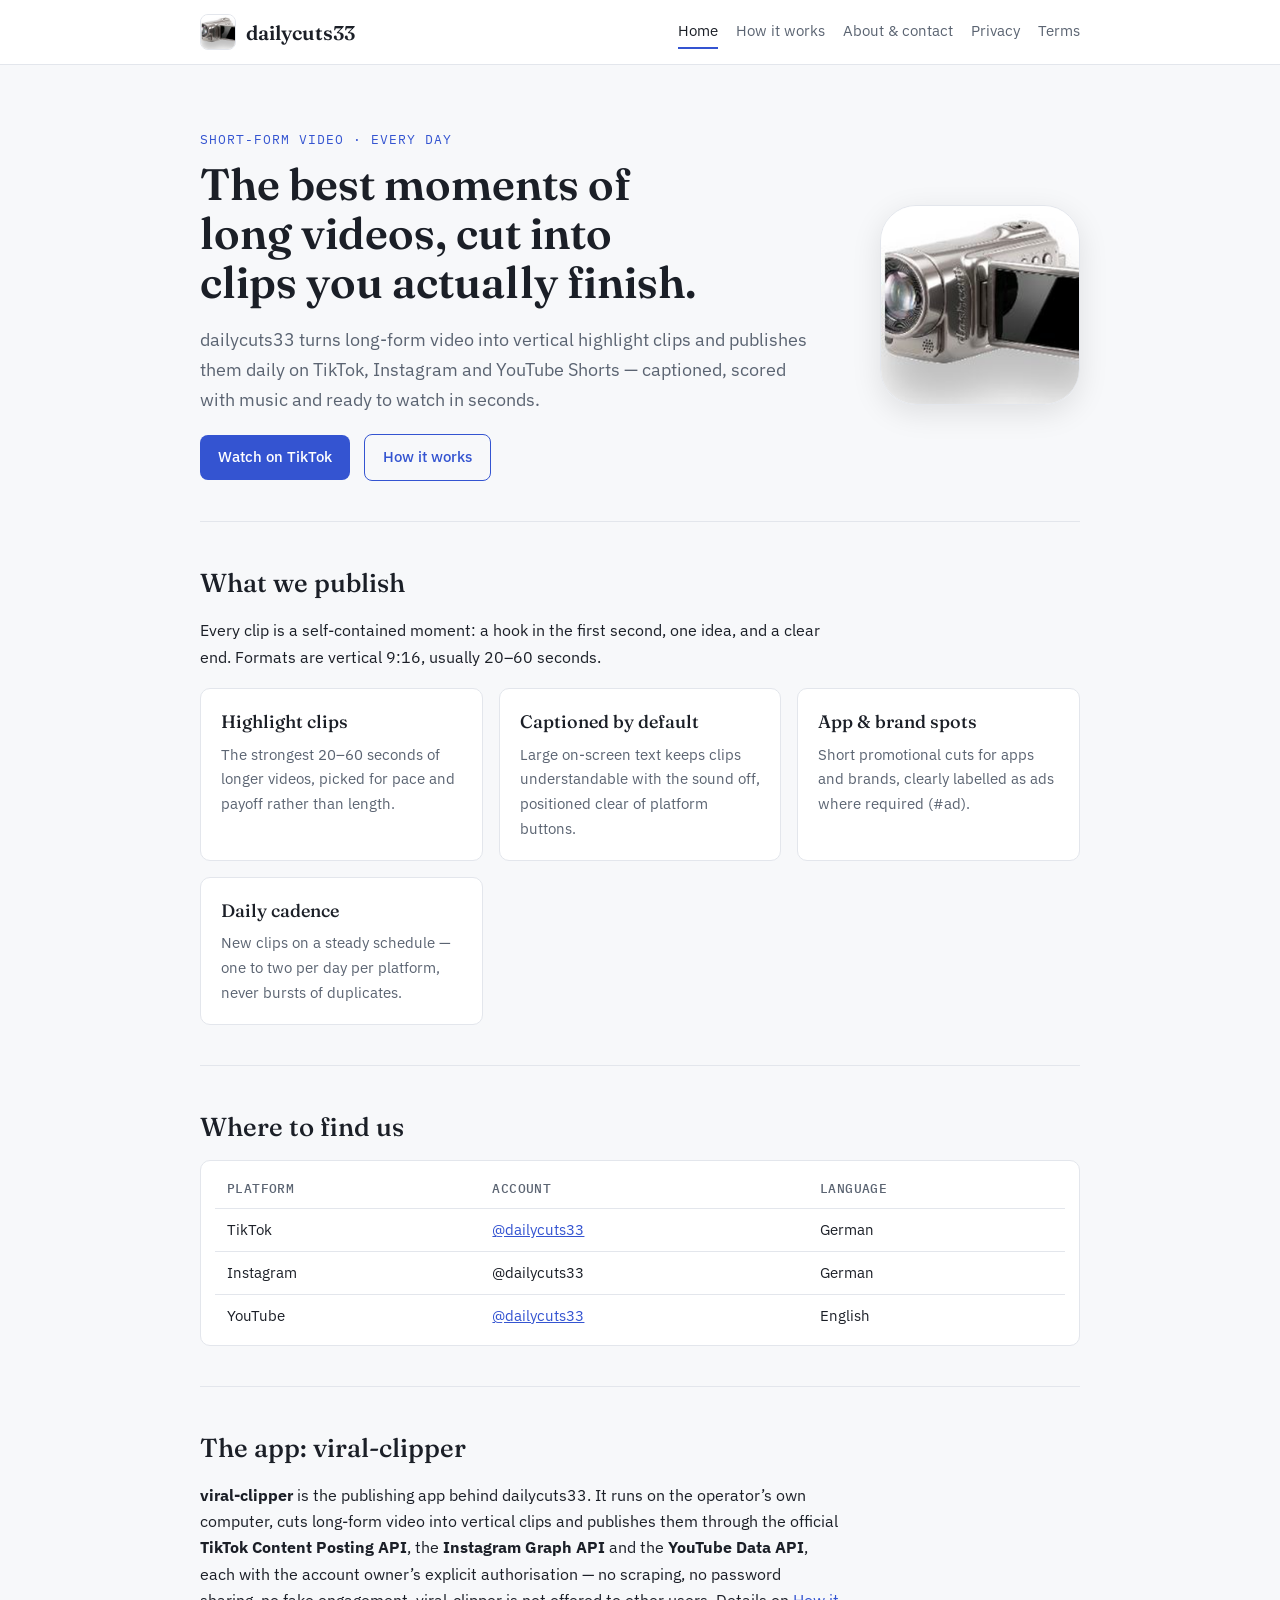
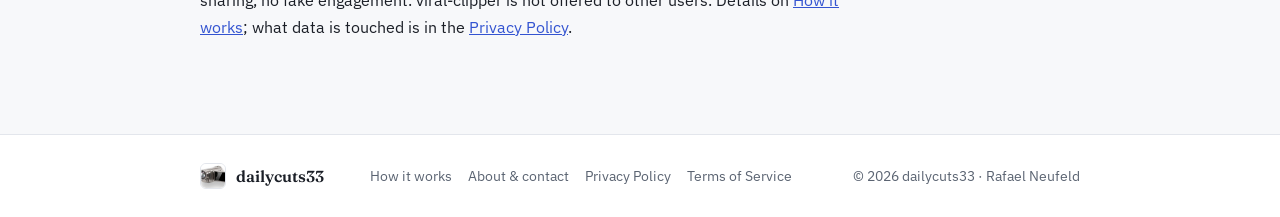
<file: index.html>
<!DOCTYPE html>
<html lang="en">
<head>
  <meta name="google-site-verification" content="1DTC65Lwb4CLEB0uf89fbN8oXoYcyycQ34McwbRmz3k" />
<meta charset="UTF-8">
<meta name="viewport" content="width=device-width, initial-scale=1.0">
<title>dailycuts33 – daily short-form video highlights</title>
<meta name="description" content="dailycuts33 publishes daily short-form highlight clips on TikTok and Instagram, cut from long-form video.">
<meta property="og:type" content="website">
<meta property="og:site_name" content="dailycuts33">
<meta property="og:title" content="dailycuts33 – daily short-form video highlights">
<meta property="og:description" content="dailycuts33 publishes daily short-form highlight clips on TikTok and Instagram, cut from long-form video.">
<meta property="og:image" content="https://itsrazzy0.github.io/dailycuts33-site/assets/icon-512.png">
<meta property="og:url" content="https://itsrazzy0.github.io/dailycuts33-site/">
<meta name="theme-color" content="#3454D1">
<link rel="icon" href="favicon.ico" sizes="any">
<link rel="icon" type="image/png" sizes="32x32" href="assets/favicon-32.png">
<link rel="icon" type="image/png" sizes="16x16" href="assets/favicon-16.png">
<link rel="apple-touch-icon" href="assets/apple-touch-icon.png">
<link rel="preconnect" href="https://fonts.googleapis.com">
<link rel="preconnect" href="https://fonts.gstatic.com" crossorigin>
<link href="https://fonts.googleapis.com/css2?family=Fraunces:opsz,wght@9..144,400;9..144,500;9..144,600&family=IBM+Plex+Sans:wght@400;500;600&family=IBM+Plex+Mono:wght@400;500&display=swap" rel="stylesheet">
<link rel="stylesheet" href="assets/site.css">
</head>
<body>
<header class="site-header"><div class="wrap"><a class="brand" href="index.html"><img src="assets/icon-192.png" alt="dailycuts33 logo" width="36" height="36"><span>dailycuts33</span></a><nav class="site-nav" aria-label="Main"><a href="index.html" aria-current="page">Home</a><a href="how-it-works.html">How it works</a><a href="about.html">About & contact</a><a href="privacy.html">Privacy</a><a href="tos.html">Terms</a></nav></div></header>
<main>
<div class="wrap">
  <section class="hero"><div class="hero-grid">
    <div>
      <p class="eyebrow">Short-form video &middot; every day</p>
      <h1>The best moments of long videos, cut into clips you actually finish.</h1>
      <p class="lead">dailycuts33 turns long-form video into vertical highlight clips and publishes them
      daily on TikTok, Instagram and YouTube Shorts &mdash; captioned, scored with music and ready to watch in seconds.</p>
      <a class="btn" href="https://www.tiktok.com/@dailycuts33">Watch on TikTok</a>
      <a class="btn secondary" href="how-it-works.html">How it works</a>
    </div>
    <img class="hero-icon" src="assets/icon-512.png" alt="dailycuts33 app icon" width="200" height="200">
  </div></section>

  <section class="block">
    <h2>What we publish</h2>
    <p>Every clip is a self-contained moment: a hook in the first second, one idea, and a clear end.
    Formats are vertical 9:16, usually 20&ndash;60 seconds.</p>
    <div class="grid">
      <div class="card"><h3>Highlight clips</h3><p>The strongest 20&ndash;60 seconds of longer videos, picked for pace and payoff rather than length.</p></div>
      <div class="card"><h3>Captioned by default</h3><p>Large on-screen text keeps clips understandable with the sound off, positioned clear of platform buttons.</p></div>
      <div class="card"><h3>App &amp; brand spots</h3><p>Short promotional cuts for apps and brands, clearly labelled as ads where required (#ad).</p></div>
      <div class="card"><h3>Daily cadence</h3><p>New clips on a steady schedule &mdash; one to two per day per platform, never bursts of duplicates.</p></div>
    </div>
  </section>

  <section class="block">
    <h2>Where to find us</h2>
    <div class="table-wrap"><table>
      <tr><th>Platform</th><th>Account</th><th>Language</th></tr>
      <tr><td>TikTok</td><td><a href="https://www.tiktok.com/@dailycuts33">@dailycuts33</a></td><td>German</td></tr>
      <tr><td>Instagram</td><td>@dailycuts33</td><td>German</td></tr>
      <tr><td>YouTube</td><td><a href="https://www.youtube.com/@dailycuts33">@dailycuts33</a></td><td>English</td></tr>
    </table></div>
  </section>

  <section class="block">
    <h2>The app: viral-clipper</h2>
    <p><b>viral-clipper</b> is the publishing app behind dailycuts33. It runs on the operator&rsquo;s own
    computer, cuts long-form video into vertical clips and publishes them through the official
    <b>TikTok Content Posting API</b>, the <b>Instagram Graph API</b> and the <b>YouTube Data API</b>,
    each with the account owner&rsquo;s explicit authorisation &mdash; no scraping, no password sharing,
    no fake engagement. viral-clipper is not offered to other users.
    Details on <a href="how-it-works.html">How it works</a>; what data is touched is in the
    <a href="privacy.html">Privacy Policy</a>.</p>
  </section>
</div>
</main>
<footer class="site-footer"><div class="wrap"><a class="brand" href="index.html"><img src="assets/icon-192.png" alt="" width="26" height="26"><span>dailycuts33</span></a><nav aria-label="Footer"><a href="how-it-works.html">How it works</a><a href="about.html">About &amp; contact</a><a href="privacy.html">Privacy Policy</a><a href="tos.html">Terms of Service</a></nav><span>&copy; 2026 dailycuts33 &middot; Rafael Neufeld</span></div></footer>
</body>
</html>
</file>
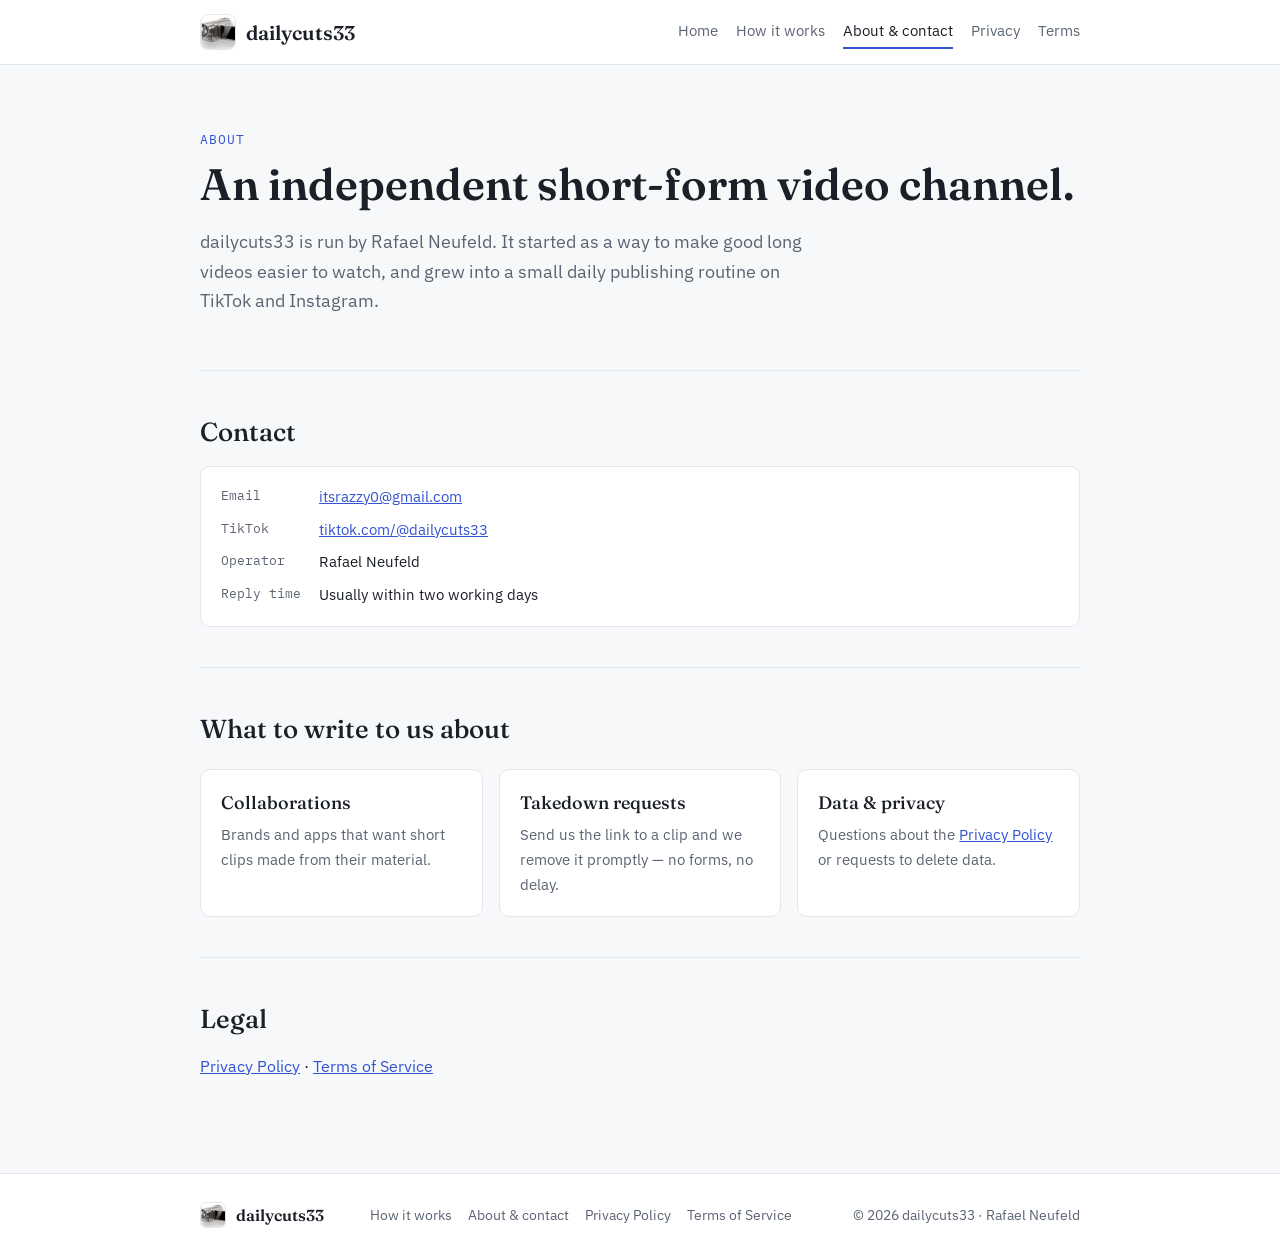
<file: about.html>
<!DOCTYPE html>
<html lang="en">
<head>
<meta charset="UTF-8">
<meta name="viewport" content="width=device-width, initial-scale=1.0">
<title>About & contact – dailycuts33</title>
<meta name="description" content="About dailycuts33, who runs it, and how to get in touch about clips, collaborations or takedown requests.">
<meta property="og:type" content="website">
<meta property="og:site_name" content="dailycuts33">
<meta property="og:title" content="About & contact – dailycuts33">
<meta property="og:description" content="About dailycuts33, who runs it, and how to get in touch about clips, collaborations or takedown requests.">
<meta property="og:image" content="https://itsrazzy0.github.io/dailycuts33-site/assets/icon-512.png">
<meta property="og:url" content="https://itsrazzy0.github.io/dailycuts33-site/about.html">
<meta name="theme-color" content="#3454D1">
<link rel="icon" href="favicon.ico" sizes="any">
<link rel="icon" type="image/png" sizes="32x32" href="assets/favicon-32.png">
<link rel="icon" type="image/png" sizes="16x16" href="assets/favicon-16.png">
<link rel="apple-touch-icon" href="assets/apple-touch-icon.png">
<link rel="preconnect" href="https://fonts.googleapis.com">
<link rel="preconnect" href="https://fonts.gstatic.com" crossorigin>
<link href="https://fonts.googleapis.com/css2?family=Fraunces:opsz,wght@9..144,400;9..144,500;9..144,600&family=IBM+Plex+Sans:wght@400;500;600&family=IBM+Plex+Mono:wght@400;500&display=swap" rel="stylesheet">
<link rel="stylesheet" href="assets/site.css">
</head>
<body>
<header class="site-header"><div class="wrap"><a class="brand" href="index.html"><img src="assets/icon-192.png" alt="dailycuts33 logo" width="36" height="36"><span>dailycuts33</span></a><nav class="site-nav" aria-label="Main"><a href="index.html">Home</a><a href="how-it-works.html">How it works</a><a href="about.html" aria-current="page">About & contact</a><a href="privacy.html">Privacy</a><a href="tos.html">Terms</a></nav></div></header>
<main>
<div class="wrap">
  <section class="hero">
    <p class="eyebrow">About</p>
    <h1>An independent short-form video channel.</h1>
    <p class="lead">dailycuts33 is run by Rafael Neufeld. It started as a way to make good long videos easier to
    watch, and grew into a small daily publishing routine on TikTok and Instagram.</p>
  </section>

  <section class="block">
    <h2>Contact</h2>
    <div class="card"><dl class="facts">
      <dt>Email</dt><dd><a href="mailto:itsrazzy0@gmail.com">itsrazzy0@gmail.com</a></dd>
      <dt>TikTok</dt><dd><a href="https://www.tiktok.com/@dailycuts33">tiktok.com/@dailycuts33</a></dd>
      <dt>Operator</dt><dd>Rafael Neufeld</dd>
      <dt>Reply time</dt><dd>Usually within two working days</dd>
    </dl></div>
  </section>

  <section class="block">
    <h2>What to write to us about</h2>
    <div class="grid">
      <div class="card"><h3>Collaborations</h3><p>Brands and apps that want short clips made from their material.</p></div>
      <div class="card"><h3>Takedown requests</h3><p>Send us the link to a clip and we remove it promptly &mdash; no forms, no delay.</p></div>
      <div class="card"><h3>Data &amp; privacy</h3><p>Questions about the <a href="privacy.html">Privacy Policy</a> or requests to delete data.</p></div>
    </div>
  </section>

  <section class="block">
    <h2>Legal</h2>
    <p><a href="privacy.html">Privacy Policy</a> &middot; <a href="tos.html">Terms of Service</a></p>
  </section>
</div>
</main>
<footer class="site-footer"><div class="wrap"><a class="brand" href="index.html"><img src="assets/icon-192.png" alt="" width="26" height="26"><span>dailycuts33</span></a><nav aria-label="Footer"><a href="how-it-works.html">How it works</a><a href="about.html">About &amp; contact</a><a href="privacy.html">Privacy Policy</a><a href="tos.html">Terms of Service</a></nav><span>&copy; 2026 dailycuts33 &middot; Rafael Neufeld</span></div></footer>
</body>
</html>
</file>
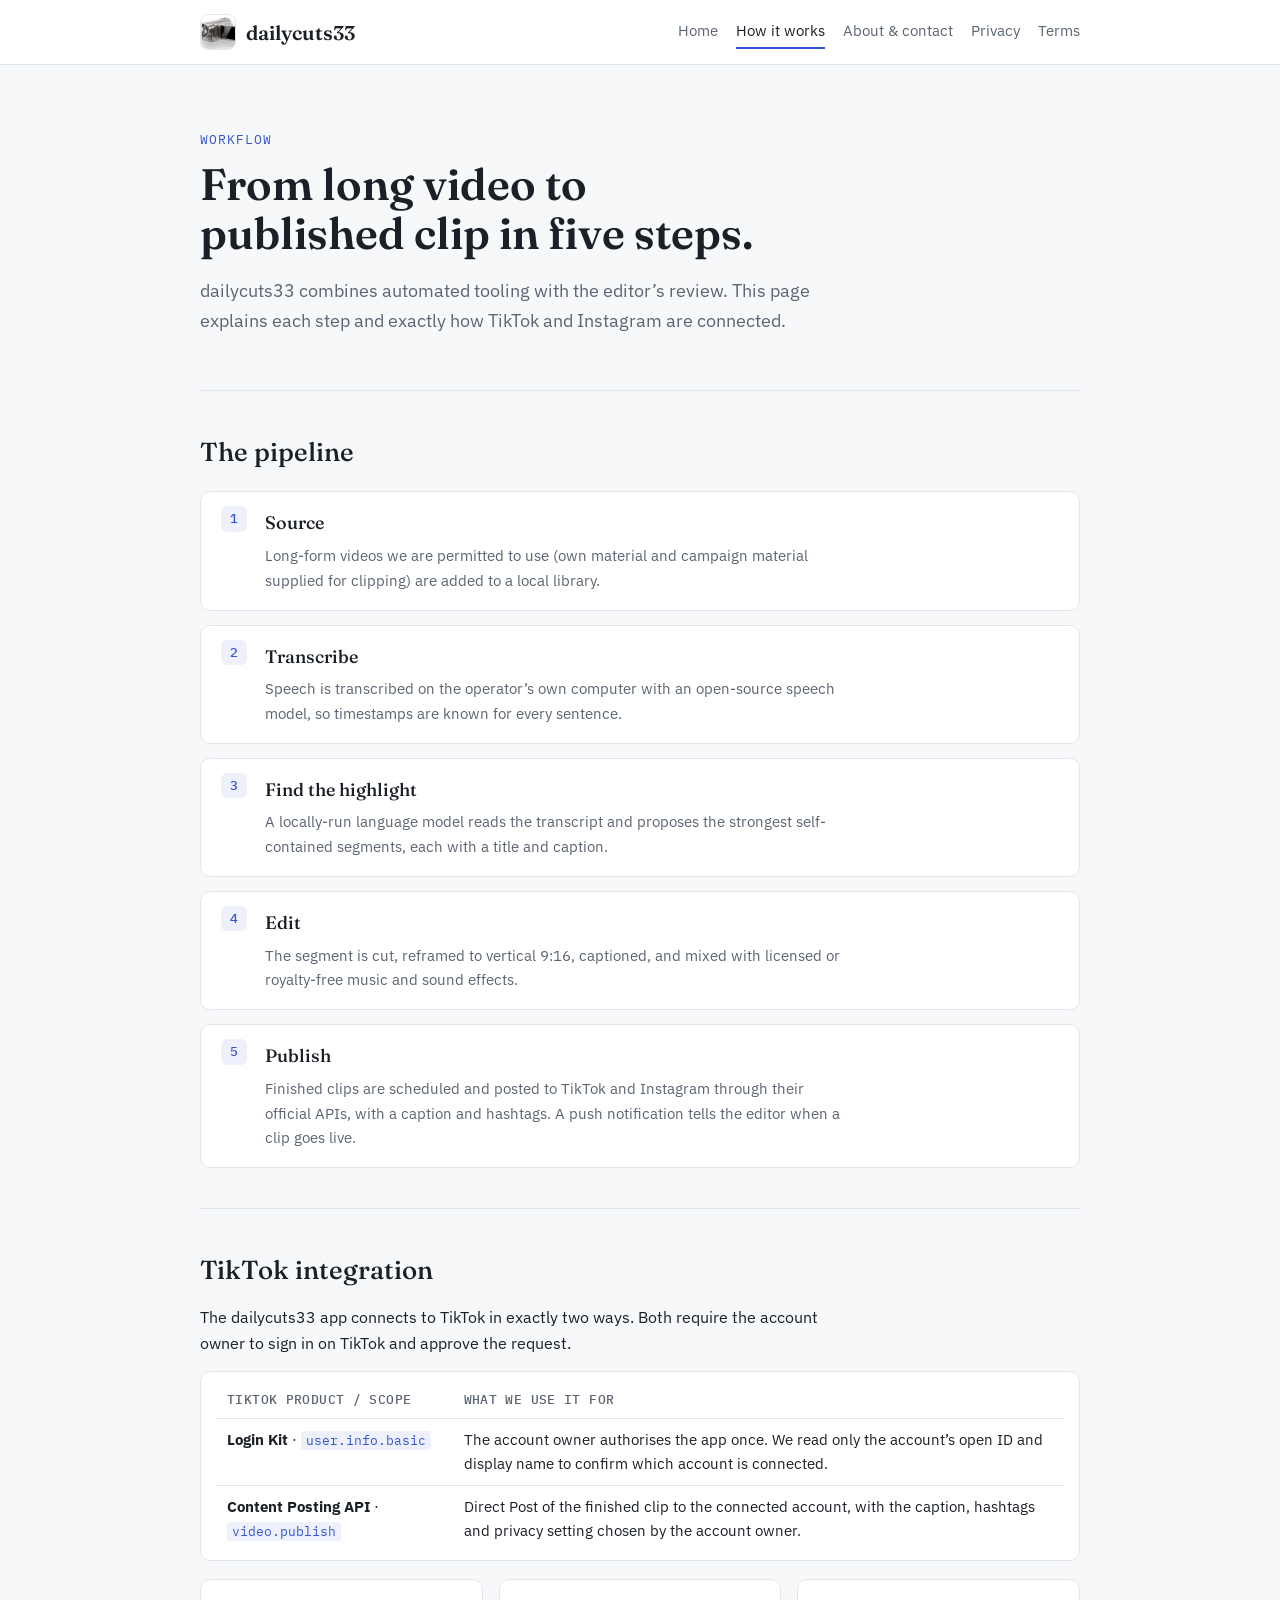
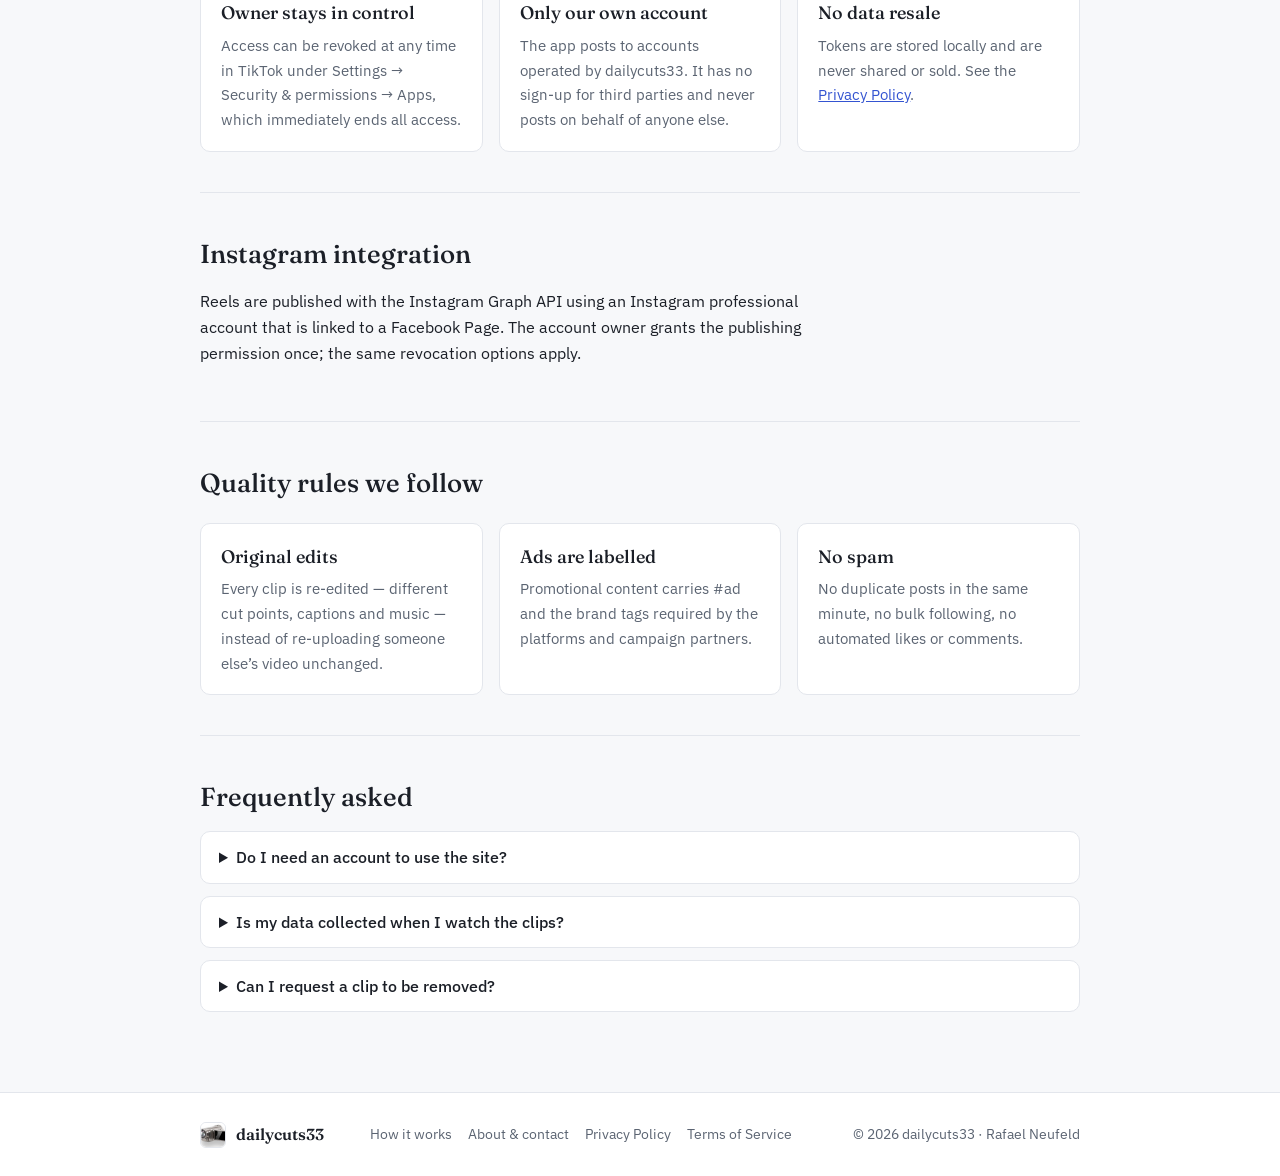
<file: how-it-works.html>
<!DOCTYPE html>
<html lang="en">
<head>
<meta charset="UTF-8">
<meta name="viewport" content="width=device-width, initial-scale=1.0">
<title>How it works – dailycuts33</title>
<meta name="description" content="From long video to published Short: the dailycuts33 clipping and publishing workflow, and how it uses the TikTok Content Posting API.">
<meta property="og:type" content="website">
<meta property="og:site_name" content="dailycuts33">
<meta property="og:title" content="How it works – dailycuts33">
<meta property="og:description" content="From long video to published Short: the dailycuts33 clipping and publishing workflow, and how it uses the TikTok Content Posting API.">
<meta property="og:image" content="https://itsrazzy0.github.io/dailycuts33-site/assets/icon-512.png">
<meta property="og:url" content="https://itsrazzy0.github.io/dailycuts33-site/how-it-works.html">
<meta name="theme-color" content="#3454D1">
<link rel="icon" href="favicon.ico" sizes="any">
<link rel="icon" type="image/png" sizes="32x32" href="assets/favicon-32.png">
<link rel="icon" type="image/png" sizes="16x16" href="assets/favicon-16.png">
<link rel="apple-touch-icon" href="assets/apple-touch-icon.png">
<link rel="preconnect" href="https://fonts.googleapis.com">
<link rel="preconnect" href="https://fonts.gstatic.com" crossorigin>
<link href="https://fonts.googleapis.com/css2?family=Fraunces:opsz,wght@9..144,400;9..144,500;9..144,600&family=IBM+Plex+Sans:wght@400;500;600&family=IBM+Plex+Mono:wght@400;500&display=swap" rel="stylesheet">
<link rel="stylesheet" href="assets/site.css">
</head>
<body>
<header class="site-header"><div class="wrap"><a class="brand" href="index.html"><img src="assets/icon-192.png" alt="dailycuts33 logo" width="36" height="36"><span>dailycuts33</span></a><nav class="site-nav" aria-label="Main"><a href="index.html">Home</a><a href="how-it-works.html" aria-current="page">How it works</a><a href="about.html">About & contact</a><a href="privacy.html">Privacy</a><a href="tos.html">Terms</a></nav></div></header>
<main>
<div class="wrap">
  <section class="hero">
    <p class="eyebrow">Workflow</p>
    <h1>From long video to published clip in five steps.</h1>
    <p class="lead">dailycuts33 combines automated tooling with the editor&rsquo;s review. This page explains
    each step and exactly how TikTok and Instagram are connected.</p>
  </section>

  <section class="block">
    <h2>The pipeline</h2>
    <ol class="steps">
      <li><h3>Source</h3><p>Long-form videos we are permitted to use (own material and campaign material supplied for clipping) are added to a local library.</p></li>
      <li><h3>Transcribe</h3><p>Speech is transcribed on the operator&rsquo;s own computer with an open-source speech model, so timestamps are known for every sentence.</p></li>
      <li><h3>Find the highlight</h3><p>A locally-run language model reads the transcript and proposes the strongest self-contained segments, each with a title and caption.</p></li>
      <li><h3>Edit</h3><p>The segment is cut, reframed to vertical 9:16, captioned, and mixed with licensed or royalty-free music and sound effects.</p></li>
      <li><h3>Publish</h3><p>Finished clips are scheduled and posted to TikTok and Instagram through their official APIs, with a caption and hashtags. A push notification tells the editor when a clip goes live.</p></li>
    </ol>
  </section>

  <section class="block">
    <h2>TikTok integration</h2>
    <p>The dailycuts33 app connects to TikTok in exactly two ways. Both require the account owner to sign in on
    TikTok and approve the request.</p>
    <div class="table-wrap"><table>
      <tr><th>TikTok product / scope</th><th>What we use it for</th></tr>
      <tr><td><b>Login Kit</b> &middot; <code>user.info.basic</code></td><td>The account owner authorises the app once. We read only the account&rsquo;s open ID and display name to confirm which account is connected.</td></tr>
      <tr><td><b>Content Posting API</b> &middot; <code>video.publish</code></td><td>Direct Post of the finished clip to the connected account, with the caption, hashtags and privacy setting chosen by the account owner.</td></tr>
    </table></div>
    <div class="grid">
      <div class="card"><h3>Owner stays in control</h3><p>Access can be revoked at any time in TikTok under Settings &rarr; Security &amp; permissions &rarr; Apps, which immediately ends all access.</p></div>
      <div class="card"><h3>Only our own account</h3><p>The app posts to accounts operated by dailycuts33. It has no sign-up for third parties and never posts on behalf of anyone else.</p></div>
      <div class="card"><h3>No data resale</h3><p>Tokens are stored locally and are never shared or sold. See the <a href="privacy.html">Privacy Policy</a>.</p></div>
    </div>
  </section>

  <section class="block">
    <h2>Instagram integration</h2>
    <p>Reels are published with the Instagram Graph API using an Instagram professional account that is linked
    to a Facebook Page. The account owner grants the publishing permission once; the same revocation options apply.</p>
  </section>

  <section class="block">
    <h2>Quality rules we follow</h2>
    <div class="grid">
      <div class="card"><h3>Original edits</h3><p>Every clip is re-edited &mdash; different cut points, captions and music &mdash; instead of re-uploading someone else&rsquo;s video unchanged.</p></div>
      <div class="card"><h3>Ads are labelled</h3><p>Promotional content carries #ad and the brand tags required by the platforms and campaign partners.</p></div>
      <div class="card"><h3>No spam</h3><p>No duplicate posts in the same minute, no bulk following, no automated likes or comments.</p></div>
    </div>
  </section>

  <section class="block">
    <h2>Frequently asked</h2>
    <details><summary>Do I need an account to use the site?</summary><p>No. The site is informational; there is nothing to sign up for. The clips are on TikTok and Instagram.</p></details>
    <details><summary>Is my data collected when I watch the clips?</summary><p>No. We only receive the aggregate statistics TikTok and Instagram show every creator. We do not collect data about viewers or commenters.</p></details>
    <details><summary>Can I request a clip to be removed?</summary><p>Yes. Email <a href="mailto:itsrazzy0@gmail.com">itsrazzy0@gmail.com</a> with the link and we take it down promptly.</p></details>
  </section>
</div>
</main>
<footer class="site-footer"><div class="wrap"><a class="brand" href="index.html"><img src="assets/icon-192.png" alt="" width="26" height="26"><span>dailycuts33</span></a><nav aria-label="Footer"><a href="how-it-works.html">How it works</a><a href="about.html">About &amp; contact</a><a href="privacy.html">Privacy Policy</a><a href="tos.html">Terms of Service</a></nav><span>&copy; 2026 dailycuts33 &middot; Rafael Neufeld</span></div></footer>
</body>
</html>
</file>
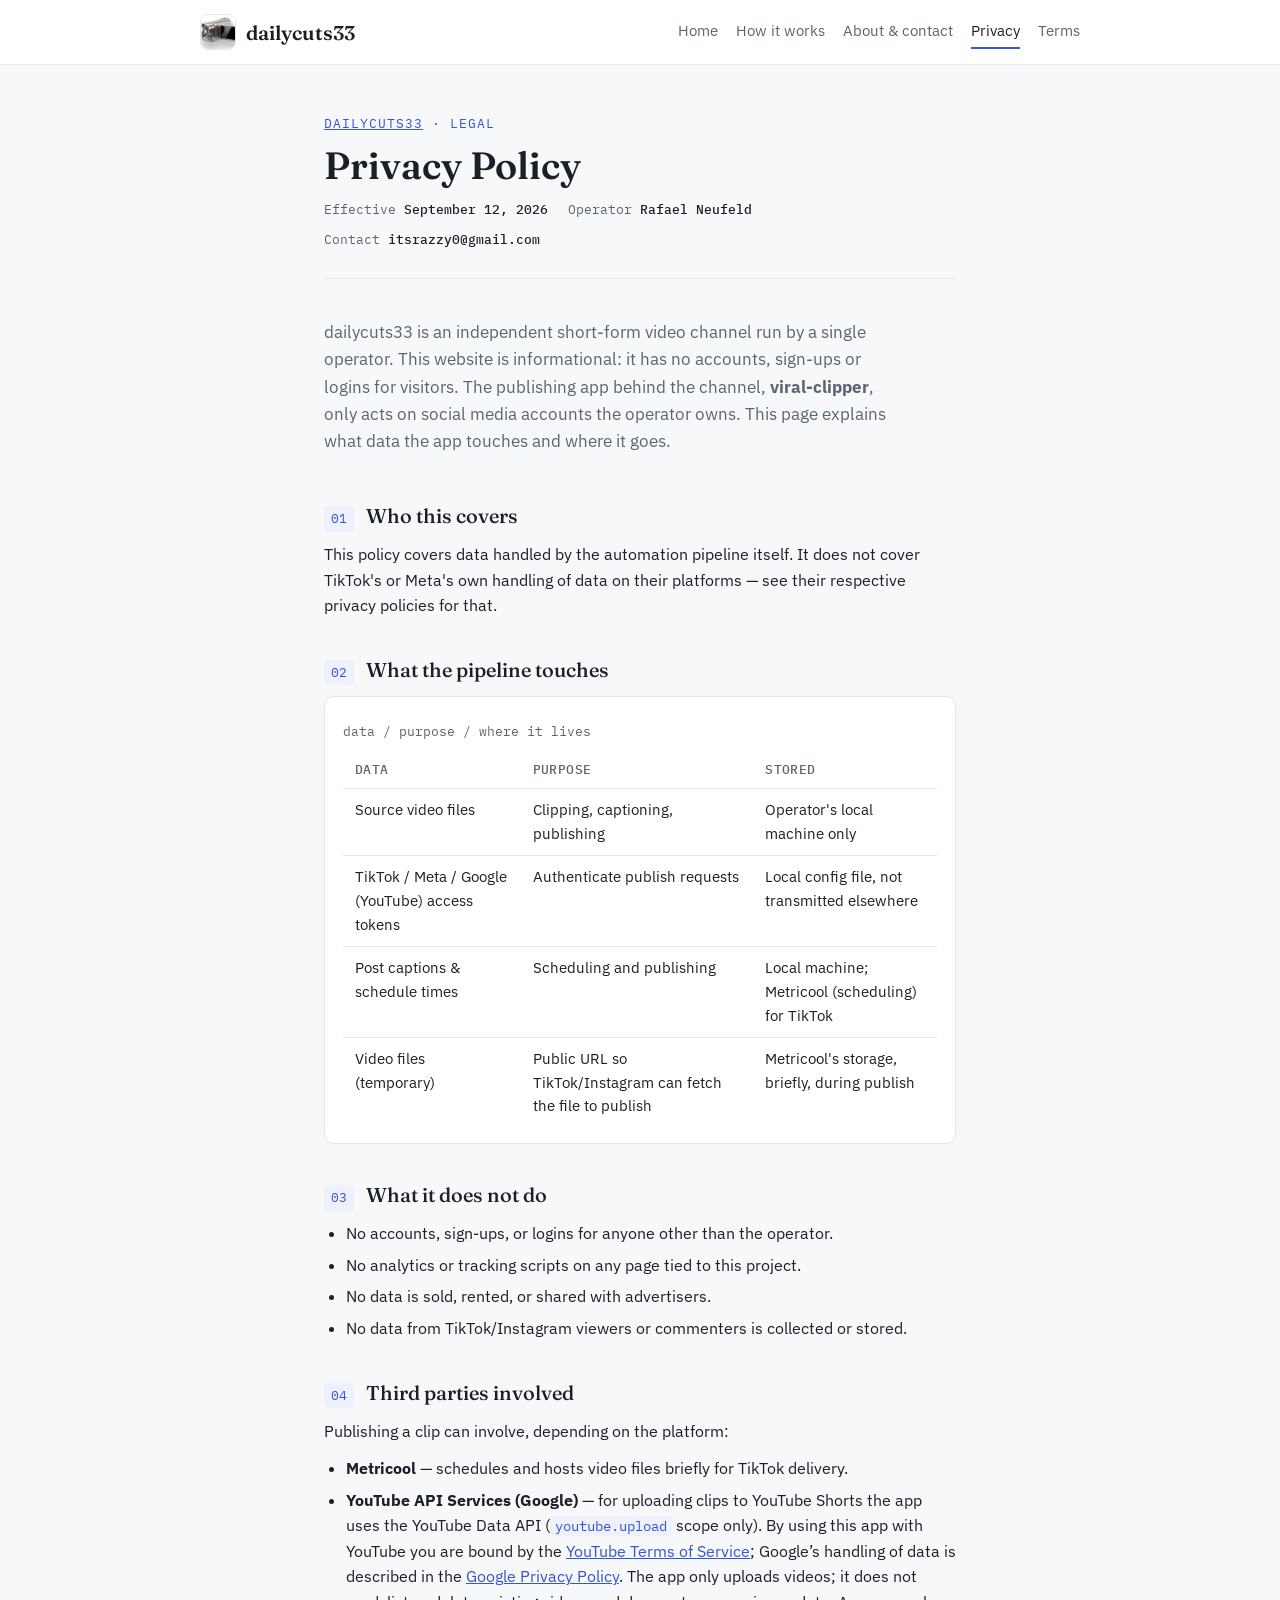
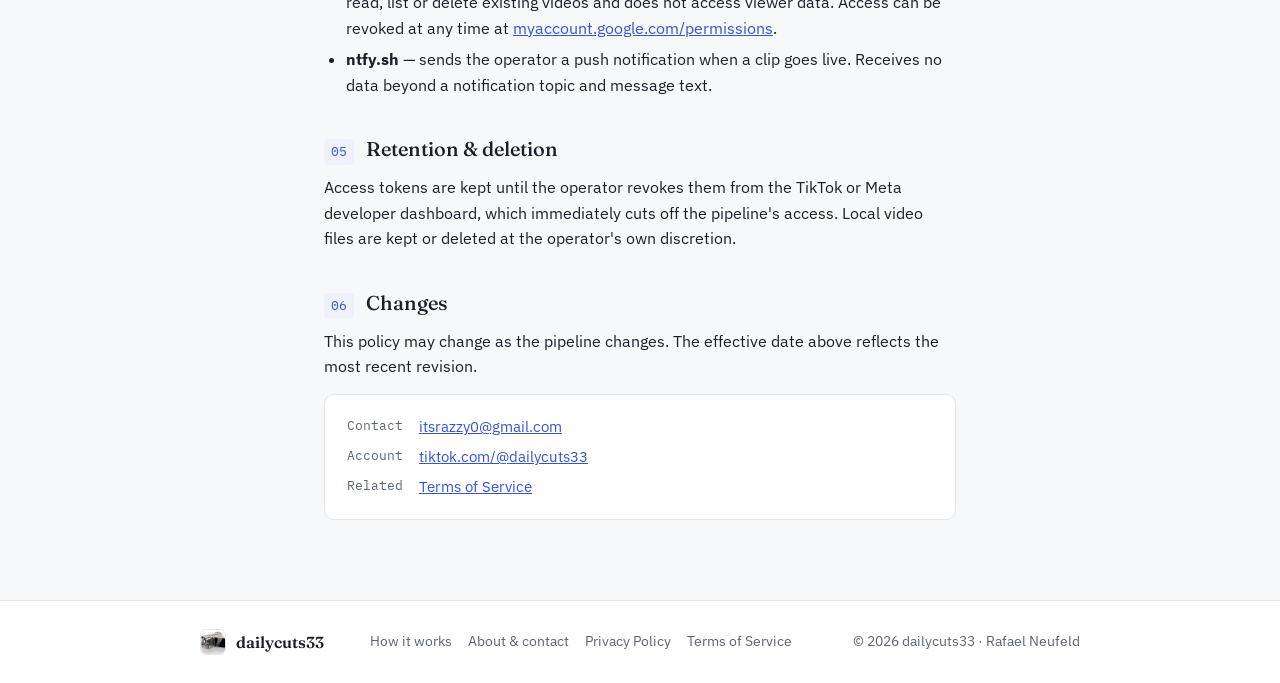
<file: privacy.html>
<!DOCTYPE html>
<html lang="en">
<head>
<meta charset="UTF-8">
<meta name="viewport" content="width=device-width, initial-scale=1.0">
<title>dailycuts33 Privacy Policy</title>
<link rel="preconnect" href="https://fonts.googleapis.com">
<link rel="preconnect" href="https://fonts.gstatic.com" crossorigin>
<link href="https://fonts.googleapis.com/css2?family=Fraunces:opsz,wght@9..144,400;9..144,500;9..144,600&family=IBM+Plex+Sans:wght@400;500;600&family=IBM+Plex+Mono:wght@400;500&display=swap" rel="stylesheet">
<link rel="icon" href="favicon.ico" sizes="any">
<link rel="icon" type="image/png" sizes="32x32" href="assets/favicon-32.png">
<link rel="icon" type="image/png" sizes="16x16" href="assets/favicon-16.png">
<link rel="apple-touch-icon" href="assets/apple-touch-icon.png">
<link rel="stylesheet" href="assets/site.css">
<style>
  :root{
    --bg:#F7F8FA; --surface:#FFFFFF; --text:#1B1F27; --text-muted:#5B6472;
    --border:#E3E6EC; --accent:#3454D1; --accent-soft:#EEF1FC;
  }
  @media (prefers-color-scheme: dark){
    :root:not([data-theme="light"]){
      --bg:#0F1115; --surface:#171A21; --text:#E7E9ED; --text-muted:#9AA3B2;
      --border:#262B35; --accent:#6C8CFF; --accent-soft:#1B2233;
    }
  }
  :root[data-theme="dark"]{
    --bg:#0F1115; --surface:#171A21; --text:#E7E9ED; --text-muted:#9AA3B2;
    --border:#262B35; --accent:#6C8CFF; --accent-soft:#1B2233;
  }
  *{box-sizing:border-box;}
  body{
    background:var(--bg); color:var(--text); margin:0;
    font-family:"IBM Plex Sans", ui-sans-serif, system-ui, sans-serif;
    line-height:1.65; font-size:16px;
    display:flex; justify-content:center;
    padding:64px 24px 96px;
  }
  main{max-width:680px; width:100%;}
  .doc-header{border-bottom:1px solid var(--border); padding-bottom:28px; margin-bottom:40px;}
  .eyebrow{
    font-family:"IBM Plex Mono", ui-monospace, monospace;
    font-size:12.5px; letter-spacing:0.08em; text-transform:uppercase;
    color:var(--accent); margin:0 0 10px;
  }
  .eyebrow a{color:inherit;}
  h1{
    font-family:"Fraunces", Georgia, serif;
    font-weight:600; font-optical-sizing:auto;
    font-size:clamp(28px, 5vw, 38px); line-height:1.15;
    margin:0 0 12px; text-wrap:balance;
  }
  .meta{
    display:flex; flex-wrap:wrap; gap:8px 20px;
    font-family:"IBM Plex Mono", ui-monospace, monospace;
    font-size:13px; color:var(--text-muted);
  }
  .meta span b{color:var(--text); font-weight:500;}
  .intro{font-size:16.5px; color:var(--text-muted); margin:0 0 44px; max-width:58ch;}
  section{margin-bottom:34px;}
  section:last-of-type{margin-bottom:0;}
  .sec-head{display:flex; align-items:baseline; gap:12px; margin:0 0 10px;}
  .sec-num{
    font-family:"IBM Plex Mono", ui-monospace, monospace;
    font-size:13px; color:var(--accent);
    background:var(--accent-soft);
    border-radius:4px; padding:2px 7px;
    flex:none;
  }
  h2{font-family:"Fraunces", Georgia, serif; font-weight:500; font-size:20px; margin:0;}
  section p, section li{color:var(--text); font-size:15.5px; max-width:64ch;}
  section p{margin:0 0 12px;}
  section ul{margin:0 0 12px; padding-left:22px;}
  section li{margin-bottom:6px;}
  section p:last-child, section ul:last-child{margin-bottom:0;}
  code{
    font-family:"IBM Plex Mono", ui-monospace, monospace;
    font-size:0.9em; background:var(--accent-soft); color:var(--accent);
    padding:1px 5px; border-radius:3px;
  }
  table{width:100%; border-collapse:collapse; margin-top:8px; font-size:14.5px;}
  caption{
    text-align:left; font-family:"IBM Plex Mono", ui-monospace, monospace;
    font-size:12.5px; color:var(--text-muted); margin-bottom:8px;
  }
  th, td{text-align:left; padding:9px 12px; border-bottom:1px solid var(--border); vertical-align:top;}
  th{
    font-family:"IBM Plex Mono", ui-monospace, monospace;
    font-weight:500; font-size:12.5px; letter-spacing:0.03em;
    text-transform:uppercase; color:var(--text-muted);
  }
  tr:last-child td{border-bottom:none;}
  .table-wrap{overflow-x:auto; border:1px solid var(--border); border-radius:10px; padding:16px 18px; background:var(--surface);}
  .card{
    background:var(--surface); border:1px solid var(--border);
    border-radius:10px; padding:20px 22px; margin-top:14px;
  }
  .card dl{display:grid; grid-template-columns:auto 1fr; gap:6px 16px; margin:0;}
  .card dt{font-family:"IBM Plex Mono", ui-monospace, monospace; font-size:13px; color:var(--text-muted);}
  .card dd{margin:0; font-size:14.5px;}
  .card dd a{color:var(--accent);}
  footer{
    margin-top:56px; padding-top:24px; border-top:1px solid var(--border);
    font-size:13px; color:var(--text-muted);
  }
  body{display:block; padding:0;}
  main{max-width:680px; width:auto; margin:0 auto; padding:48px 24px 40px;}
  .site-header .wrap, .site-footer .wrap{max-width:920px;}
</style>
</head>
<body>
<header class="site-header"><div class="wrap"><a class="brand" href="index.html"><img src="assets/icon-192.png" alt="dailycuts33 logo" width="36" height="36"><span>dailycuts33</span></a><nav class="site-nav" aria-label="Main"><a href="index.html">Home</a><a href="how-it-works.html">How it works</a><a href="about.html">About & contact</a><a href="privacy.html" aria-current="page">Privacy</a><a href="tos.html">Terms</a></nav></div></header>
<main>
  <div class="doc-header">
    <p class="eyebrow"><a href="index.html">dailycuts33</a> · Legal</p>
    <h1>Privacy Policy</h1>
    <div class="meta">
      <span>Effective <b>September 12, 2026</b></span>
      <span>Operator <b>Rafael Neufeld</b></span>
      <span>Contact <b>itsrazzy0@gmail.com</b></span>
    </div>
  </div>

  <p class="intro">
    dailycuts33 is an independent short-form video channel run by a single
    operator. This website is informational: it has no accounts, sign-ups or
    logins for visitors. The publishing app behind the channel,
    <b>viral-clipper</b>, only acts on social media accounts the operator owns.
    This page explains what data the app touches and where it goes.
  </p>

  <section>
    <div class="sec-head"><span class="sec-num">01</span><h2>Who this covers</h2></div>
    <p>
      This policy covers data handled by the automation pipeline itself. It
      does not cover TikTok's or Meta's own handling of data on their
      platforms — see their respective privacy policies for that.
    </p>
  </section>

  <section>
    <div class="sec-head"><span class="sec-num">02</span><h2>What the pipeline touches</h2></div>
    <div class="table-wrap">
      <table>
        <caption>data / purpose / where it lives</caption>
        <thead>
          <tr><th>Data</th><th>Purpose</th><th>Stored</th></tr>
        </thead>
        <tbody>
          <tr><td>Source video files</td><td>Clipping, captioning, publishing</td><td>Operator's local machine only</td></tr>
          <tr><td>TikTok / Meta / Google (YouTube) access tokens</td><td>Authenticate publish requests</td><td>Local config file, not transmitted elsewhere</td></tr>
          <tr><td>Post captions &amp; schedule times</td><td>Scheduling and publishing</td><td>Local machine; Metricool (scheduling) for TikTok</td></tr>
          <tr><td>Video files (temporary)</td><td>Public URL so TikTok/Instagram can fetch the file to publish</td><td>Metricool's storage, briefly, during publish</td></tr>
        </tbody>
      </table>
    </div>
  </section>

  <section>
    <div class="sec-head"><span class="sec-num">03</span><h2>What it does not do</h2></div>
    <ul>
      <li>No accounts, sign-ups, or logins for anyone other than the operator.</li>
      <li>No analytics or tracking scripts on any page tied to this project.</li>
      <li>No data is sold, rented, or shared with advertisers.</li>
      <li>No data from TikTok/Instagram viewers or commenters is collected or stored.</li>
    </ul>
  </section>

  <section>
    <div class="sec-head"><span class="sec-num">04</span><h2>Third parties involved</h2></div>
    <p>Publishing a clip can involve, depending on the platform:</p>
    <ul>
      <li><b>Metricool</b> — schedules and hosts video files briefly for TikTok delivery.</li>
      <li><b>YouTube API Services (Google)</b> — for uploading clips to YouTube Shorts the app uses the YouTube Data API (<code>youtube.upload</code> scope only). By using this app with YouTube you are bound by the <a href="https://www.youtube.com/t/terms">YouTube Terms of Service</a>; Google&rsquo;s handling of data is described in the <a href="https://policies.google.com/privacy">Google Privacy Policy</a>. The app only uploads videos; it does not read, list or delete existing videos and does not access viewer data. Access can be revoked at any time at <a href="https://myaccount.google.com/permissions">myaccount.google.com/permissions</a>.</li>
      <li><b>ntfy.sh</b> — sends the operator a push notification when a clip goes live. Receives no data beyond a notification topic and message text.</li>
    </ul>
  </section>

  <section>
    <div class="sec-head"><span class="sec-num">05</span><h2>Retention &amp; deletion</h2></div>
    <p>
      Access tokens are kept until the operator revokes them from the TikTok
      or Meta developer dashboard, which immediately cuts off the pipeline's
      access. Local video files are kept or deleted at the operator's own
      discretion.
    </p>
  </section>

  <section>
    <div class="sec-head"><span class="sec-num">06</span><h2>Changes</h2></div>
    <p>This policy may change as the pipeline changes. The effective date above reflects the most recent revision.</p>
  </section>

  <div class="card">
    <dl>
      <dt>Contact</dt><dd><a href="mailto:itsrazzy0@gmail.com">itsrazzy0@gmail.com</a></dd>
      <dt>Account</dt><dd><a href="https://www.tiktok.com/@dailycuts33">tiktok.com/@dailycuts33</a></dd>
      <dt>Related</dt><dd><a href="tos.html">Terms of Service</a></dd>
    </dl>
  </div>
</main>
<footer class="site-footer"><div class="wrap"><a class="brand" href="index.html"><img src="assets/icon-192.png" alt="" width="26" height="26"><span>dailycuts33</span></a><nav aria-label="Footer"><a href="how-it-works.html">How it works</a><a href="about.html">About &amp; contact</a><a href="privacy.html">Privacy Policy</a><a href="tos.html">Terms of Service</a></nav><span>&copy; 2026 dailycuts33 &middot; Rafael Neufeld</span></div></footer>
</body>
</html>
</file>
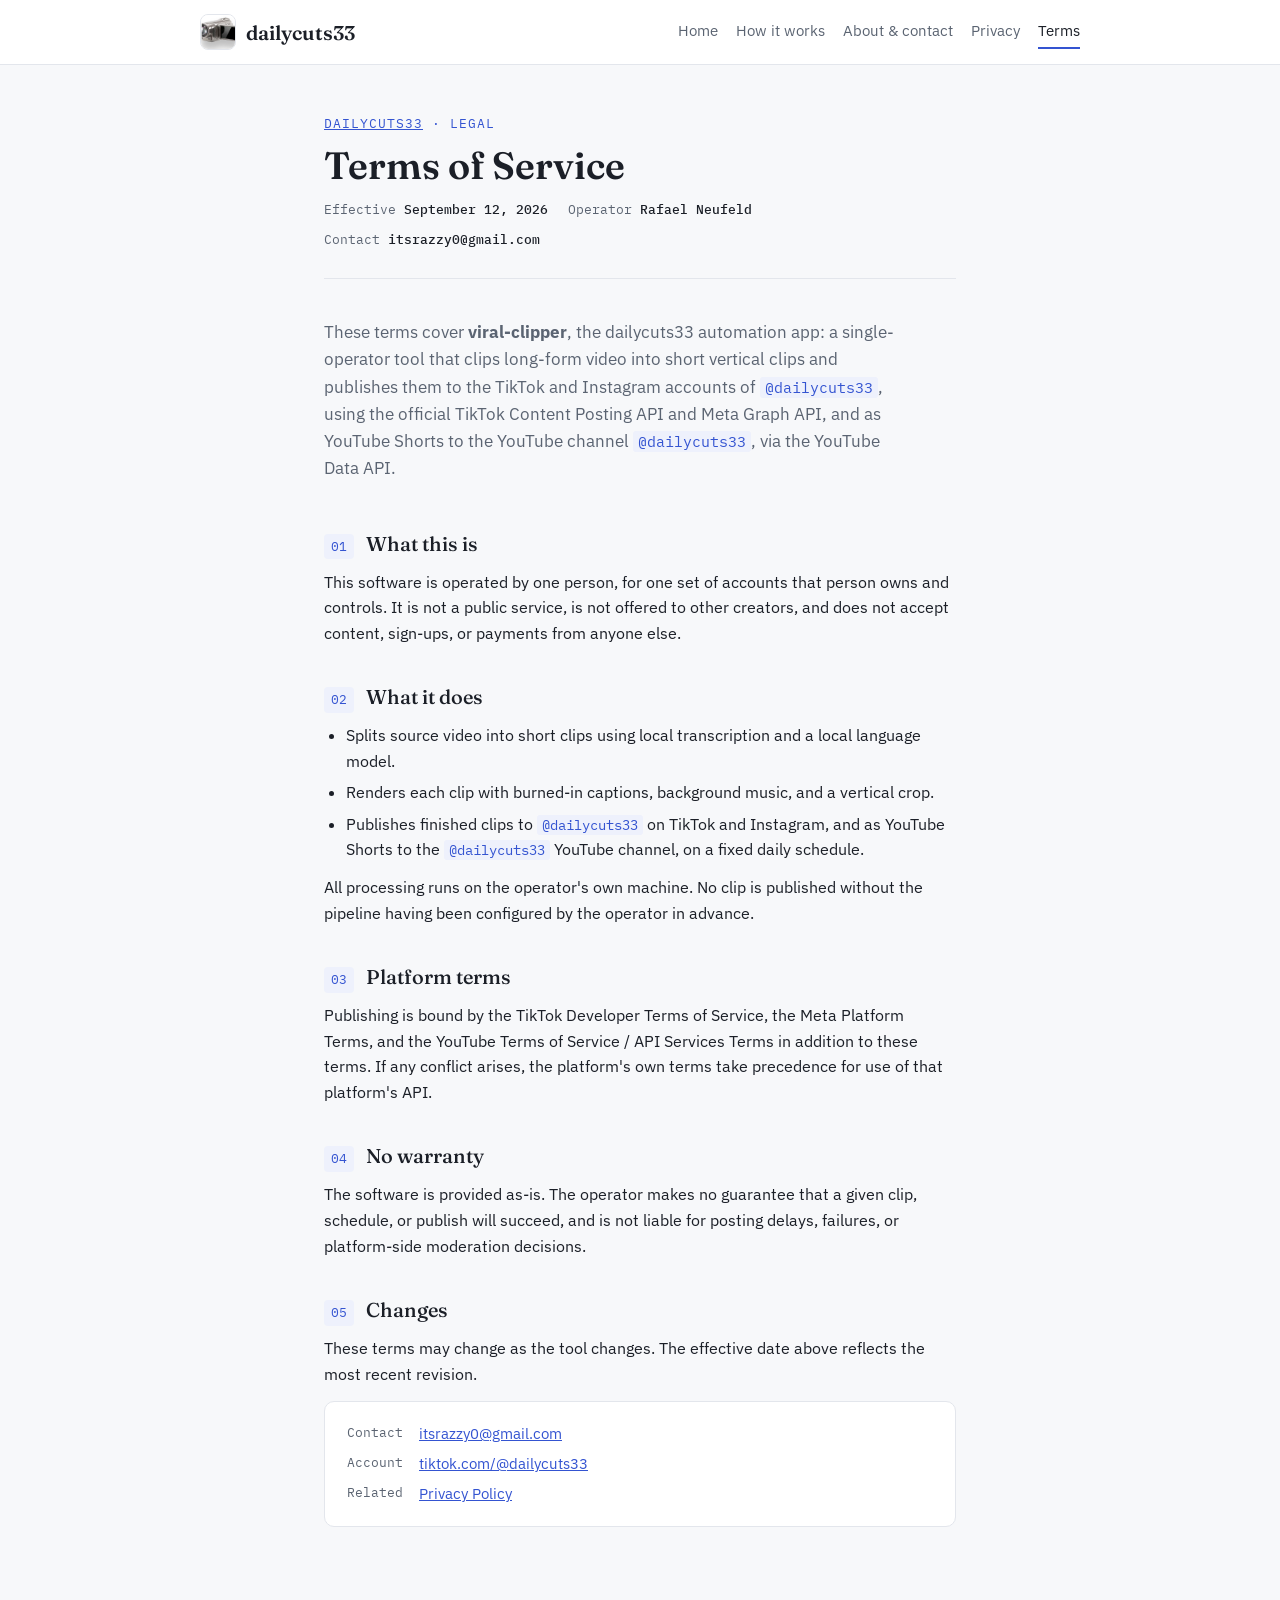
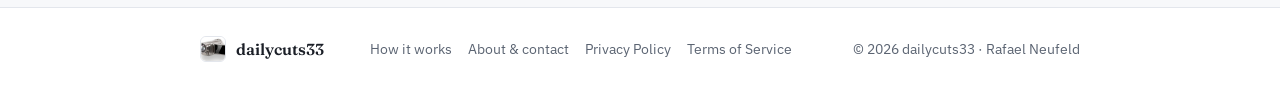
<file: tos.html>
<!DOCTYPE html>
<html lang="en">
<head>
<meta charset="UTF-8">
<meta name="viewport" content="width=device-width, initial-scale=1.0">
<title>dailycuts33 Terms of Service</title>
<link rel="preconnect" href="https://fonts.googleapis.com">
<link rel="preconnect" href="https://fonts.gstatic.com" crossorigin>
<link href="https://fonts.googleapis.com/css2?family=Fraunces:opsz,wght@9..144,400;9..144,500;9..144,600&family=IBM+Plex+Sans:wght@400;500;600&family=IBM+Plex+Mono:wght@400;500&display=swap" rel="stylesheet">
<link rel="icon" href="favicon.ico" sizes="any">
<link rel="icon" type="image/png" sizes="32x32" href="assets/favicon-32.png">
<link rel="icon" type="image/png" sizes="16x16" href="assets/favicon-16.png">
<link rel="apple-touch-icon" href="assets/apple-touch-icon.png">
<link rel="stylesheet" href="assets/site.css">
<style>
  :root{
    --bg:#F7F8FA; --surface:#FFFFFF; --text:#1B1F27; --text-muted:#5B6472;
    --border:#E3E6EC; --accent:#3454D1; --accent-soft:#EEF1FC;
  }
  @media (prefers-color-scheme: dark){
    :root:not([data-theme="light"]){
      --bg:#0F1115; --surface:#171A21; --text:#E7E9ED; --text-muted:#9AA3B2;
      --border:#262B35; --accent:#6C8CFF; --accent-soft:#1B2233;
    }
  }
  :root[data-theme="dark"]{
    --bg:#0F1115; --surface:#171A21; --text:#E7E9ED; --text-muted:#9AA3B2;
    --border:#262B35; --accent:#6C8CFF; --accent-soft:#1B2233;
  }
  *{box-sizing:border-box;}
  body{
    background:var(--bg); color:var(--text); margin:0;
    font-family:"IBM Plex Sans", ui-sans-serif, system-ui, sans-serif;
    line-height:1.65; font-size:16px;
    display:flex; justify-content:center;
    padding:64px 24px 96px;
  }
  main{max-width:680px; width:100%;}
  .doc-header{
    border-bottom:1px solid var(--border);
    padding-bottom:28px; margin-bottom:40px;
  }
  .eyebrow{
    font-family:"IBM Plex Mono", ui-monospace, monospace;
    font-size:12.5px; letter-spacing:0.08em; text-transform:uppercase;
    color:var(--accent); margin:0 0 10px;
  }
  .eyebrow a{color:inherit;}
  h1{
    font-family:"Fraunces", Georgia, serif;
    font-weight:600; font-optical-sizing:auto;
    font-size:clamp(28px, 5vw, 38px); line-height:1.15;
    margin:0 0 12px; text-wrap:balance;
  }
  .meta{
    display:flex; flex-wrap:wrap; gap:8px 20px;
    font-family:"IBM Plex Mono", ui-monospace, monospace;
    font-size:13px; color:var(--text-muted);
  }
  .meta span b{color:var(--text); font-weight:500;}
  .intro{
    font-size:16.5px; color:var(--text-muted);
    margin:0 0 44px; max-width:58ch;
  }
  section{margin-bottom:34px;}
  section:last-of-type{margin-bottom:0;}
  .sec-head{display:flex; align-items:baseline; gap:12px; margin:0 0 10px;}
  .sec-num{
    font-family:"IBM Plex Mono", ui-monospace, monospace;
    font-size:13px; color:var(--accent);
    background:var(--accent-soft);
    border-radius:4px; padding:2px 7px;
    flex:none;
  }
  h2{font-family:"Fraunces", Georgia, serif; font-weight:500; font-size:20px; margin:0;}
  section p, section li{color:var(--text); font-size:15.5px; max-width:64ch;}
  section p{margin:0 0 12px;}
  section ul{margin:0 0 12px; padding-left:22px;}
  section li{margin-bottom:6px;}
  section p:last-child, section ul:last-child{margin-bottom:0;}
  code{
    font-family:"IBM Plex Mono", ui-monospace, monospace;
    font-size:0.9em; background:var(--accent-soft); color:var(--accent);
    padding:1px 5px; border-radius:3px;
  }
  .card{
    background:var(--surface); border:1px solid var(--border);
    border-radius:10px; padding:20px 22px; margin-top:14px;
  }
  .card dl{display:grid; grid-template-columns:auto 1fr; gap:6px 16px; margin:0;}
  .card dt{font-family:"IBM Plex Mono", ui-monospace, monospace; font-size:13px; color:var(--text-muted);}
  .card dd{margin:0; font-size:14.5px;}
  .card dd a{color:var(--accent);}
  footer{
    margin-top:56px; padding-top:24px; border-top:1px solid var(--border);
    font-size:13px; color:var(--text-muted);
  }
  body{display:block; padding:0;}
  main{max-width:680px; width:auto; margin:0 auto; padding:48px 24px 40px;}
  .site-header .wrap, .site-footer .wrap{max-width:920px;}
</style>
</head>
<body>
<header class="site-header"><div class="wrap"><a class="brand" href="index.html"><img src="assets/icon-192.png" alt="dailycuts33 logo" width="36" height="36"><span>dailycuts33</span></a><nav class="site-nav" aria-label="Main"><a href="index.html">Home</a><a href="how-it-works.html">How it works</a><a href="about.html">About & contact</a><a href="privacy.html">Privacy</a><a href="tos.html" aria-current="page">Terms</a></nav></div></header>
<main>
  <div class="doc-header">
    <p class="eyebrow"><a href="index.html">dailycuts33</a> · Legal</p>
    <h1>Terms of Service</h1>
    <div class="meta">
      <span>Effective <b>September 12, 2026</b></span>
      <span>Operator <b>Rafael Neufeld</b></span>
      <span>Contact <b>itsrazzy0@gmail.com</b></span>
    </div>
  </div>

  <p class="intro">
    These terms cover <b>viral-clipper</b>, the dailycuts33 automation app: a
    single-operator tool that clips long-form video into short vertical clips and
    publishes them to the TikTok and Instagram accounts of <code>@dailycuts33</code>,
    using the official TikTok Content Posting API and Meta Graph API, and as
    YouTube Shorts to the YouTube channel <code>@dailycuts33</code>, via the
    YouTube Data API.
  </p>

  <section>
    <div class="sec-head"><span class="sec-num">01</span><h2>What this is</h2></div>
    <p>
      This software is operated by one person, for one set of accounts that
      person owns and controls. It is not a public service, is not offered to
      other creators, and does not accept content, sign-ups, or payments from
      anyone else.
    </p>
  </section>

  <section>
    <div class="sec-head"><span class="sec-num">02</span><h2>What it does</h2></div>
    <ul>
      <li>Splits source video into short clips using local transcription and a local language model.</li>
      <li>Renders each clip with burned-in captions, background music, and a vertical crop.</li>
      <li>Publishes finished clips to <code>@dailycuts33</code> on TikTok and Instagram, and as YouTube Shorts to the <code>@dailycuts33</code> YouTube channel, on a fixed daily schedule.</li>
    </ul>
    <p>All processing runs on the operator's own machine. No clip is published without the pipeline having been configured by the operator in advance.</p>
  </section>

  <section>
    <div class="sec-head"><span class="sec-num">03</span><h2>Platform terms</h2></div>
    <p>
      Publishing is bound by the TikTok Developer Terms of Service, the
      Meta Platform Terms, and the YouTube Terms of Service / API Services
      Terms in addition to these terms. If any conflict arises, the platform's
      own terms take precedence for use of that platform's API.
    </p>
  </section>

  <section>
    <div class="sec-head"><span class="sec-num">04</span><h2>No warranty</h2></div>
    <p>
      The software is provided as-is. The operator makes no guarantee that a
      given clip, schedule, or publish will succeed, and is not liable for
      posting delays, failures, or platform-side moderation decisions.
    </p>
  </section>

  <section>
    <div class="sec-head"><span class="sec-num">05</span><h2>Changes</h2></div>
    <p>
      These terms may change as the tool changes. The effective date above
      reflects the most recent revision.
    </p>
  </section>

  <div class="card">
    <dl>
      <dt>Contact</dt><dd><a href="mailto:itsrazzy0@gmail.com">itsrazzy0@gmail.com</a></dd>
      <dt>Account</dt><dd><a href="https://www.tiktok.com/@dailycuts33">tiktok.com/@dailycuts33</a></dd>
      <dt>Related</dt><dd><a href="privacy.html">Privacy Policy</a></dd>
    </dl>
  </div>
</main>
<footer class="site-footer"><div class="wrap"><a class="brand" href="index.html"><img src="assets/icon-192.png" alt="" width="26" height="26"><span>dailycuts33</span></a><nav aria-label="Footer"><a href="how-it-works.html">How it works</a><a href="about.html">About &amp; contact</a><a href="privacy.html">Privacy Policy</a><a href="tos.html">Terms of Service</a></nav><span>&copy; 2026 dailycuts33 &middot; Rafael Neufeld</span></div></footer>
</body>
</html>
</file>
<file: assets/site.css>
:root{
  --bg:#F7F8FA; --surface:#FFFFFF; --text:#1B1F27; --text-muted:#5B6472;
  --border:#E3E6EC; --accent:#3454D1; --accent-soft:#EEF1FC;
}
@media (prefers-color-scheme: dark){
  :root:not([data-theme="light"]){
    --bg:#0F1115; --surface:#171A21; --text:#E7E9ED; --text-muted:#9AA3B2;
    --border:#262B35; --accent:#6C8CFF; --accent-soft:#1B2233;
  }
}
:root[data-theme="dark"]{
  --bg:#0F1115; --surface:#171A21; --text:#E7E9ED; --text-muted:#9AA3B2;
  --border:#262B35; --accent:#6C8CFF; --accent-soft:#1B2233;
}
*{box-sizing:border-box;}
html{scroll-behavior:smooth;}
body{
  background:var(--bg); color:var(--text); margin:0;
  font-family:"IBM Plex Sans", ui-sans-serif, system-ui, sans-serif;
  line-height:1.65; font-size:16px;
}
a{color:var(--accent);}
.wrap{max-width:920px; margin:0 auto; padding:0 20px;}

/* header / nav */
.site-header{border-bottom:1px solid var(--border); background:var(--surface);}
.site-header .wrap{display:flex; align-items:center; justify-content:space-between; gap:16px; flex-wrap:wrap; padding-top:14px; padding-bottom:14px;}
.brand{display:flex; align-items:center; gap:10px; text-decoration:none; color:var(--text);}
.brand img{width:36px; height:36px; border-radius:8px; object-fit:cover; border:1px solid var(--border);}
.brand span{font-family:"Fraunces", Georgia, serif; font-weight:600; font-size:20px;}
nav.site-nav{display:flex; gap:4px 18px; flex-wrap:wrap; font-size:14.5px;}
nav.site-nav a{color:var(--text-muted); text-decoration:none; padding:4px 0; border-bottom:2px solid transparent;}
nav.site-nav a:hover{color:var(--text);}
nav.site-nav a[aria-current="page"]{color:var(--text); border-bottom-color:var(--accent);}

/* hero */
.hero{padding:64px 0 40px;}
.hero-grid{display:grid; grid-template-columns:1fr 200px; gap:40px; align-items:center;}
.hero img.hero-icon{width:200px; height:200px; border-radius:36px; object-fit:cover; border:1px solid var(--border); box-shadow:0 8px 30px rgba(0,0,0,.10);}
.eyebrow{
  font-family:"IBM Plex Mono", ui-monospace, monospace;
  font-size:12.5px; letter-spacing:0.08em; text-transform:uppercase;
  color:var(--accent); margin:0 0 10px;
}
h1{
  font-family:"Fraunces", Georgia, serif; font-weight:600; font-optical-sizing:auto;
  font-size:clamp(30px, 5.5vw, 44px); line-height:1.12; margin:0 0 18px; text-wrap:balance;
}
h2{font-family:"Fraunces", Georgia, serif; font-weight:500; font-size:26px; margin:0 0 12px;}
h3{font-family:"Fraunces", Georgia, serif; font-weight:500; font-size:18px; margin:0 0 6px;}
p{margin:0 0 14px; max-width:64ch;}
.lead{font-size:18px; color:var(--text-muted); max-width:56ch;}
.btn{
  display:inline-block; background:var(--accent); color:#fff; text-decoration:none;
  padding:10px 18px; border-radius:8px; font-weight:500; font-size:15px; margin:6px 10px 0 0;
}
.btn.secondary{background:transparent; color:var(--accent); border:1px solid var(--accent);}

/* sections */
section.block{padding:40px 0; border-top:1px solid var(--border);}
.grid{display:grid; grid-template-columns:repeat(auto-fit, minmax(240px, 1fr)); gap:16px; margin-top:18px;}
.card{background:var(--surface); border:1px solid var(--border); border-radius:10px; padding:18px 20px;}
.card p{font-size:15px; color:var(--text-muted); margin:0;}
.steps{counter-reset:step; list-style:none; padding:0; margin:18px 0 0; display:grid; gap:14px;}
.steps li{counter-increment:step; background:var(--surface); border:1px solid var(--border); border-radius:10px; padding:16px 20px 16px 64px; position:relative;}
.steps li::before{
  content:counter(step); position:absolute; left:20px; top:14px;
  font-family:"IBM Plex Mono", ui-monospace, monospace; font-size:13px; font-weight:500;
  color:var(--accent); background:var(--accent-soft); border-radius:6px; padding:2px 9px;
}
.steps li p{margin:4px 0 0; font-size:15px; color:var(--text-muted);}
code{
  font-family:"IBM Plex Mono", ui-monospace, monospace; font-size:0.9em;
  background:var(--accent-soft); color:var(--accent); padding:1px 5px; border-radius:3px;
}
table{width:100%; border-collapse:collapse; font-size:14.5px;}
th,td{text-align:left; padding:9px 12px; border-bottom:1px solid var(--border); vertical-align:top;}
th{font-family:"IBM Plex Mono", ui-monospace, monospace; font-weight:500; font-size:12.5px; letter-spacing:.03em; text-transform:uppercase; color:var(--text-muted);}
tr:last-child td{border-bottom:none;}
.table-wrap{overflow-x:auto; border:1px solid var(--border); border-radius:10px; background:var(--surface); padding:8px 14px;}
details{background:var(--surface); border:1px solid var(--border); border-radius:10px; padding:12px 18px; margin-top:12px;}
summary{cursor:pointer; font-weight:500;}
details p{margin:10px 0 2px; color:var(--text-muted); font-size:15px;}
dl.facts{display:grid; grid-template-columns:auto 1fr; gap:8px 18px; margin:0;}
dl.facts dt{font-family:"IBM Plex Mono", ui-monospace, monospace; font-size:13px; color:var(--text-muted);}
dl.facts dd{margin:0; font-size:15px;}

/* footer */
.site-footer{border-top:1px solid var(--border); background:var(--surface); margin-top:40px; padding:28px 0; font-size:14px; color:var(--text-muted);}
.site-footer .wrap{display:flex; justify-content:space-between; gap:16px; flex-wrap:wrap; align-items:center;}
.site-footer nav a{color:var(--text-muted); margin-right:16px; text-decoration:none;}
.site-footer nav a:hover{color:var(--text);}
.site-footer .brand img{width:26px; height:26px; border-radius:6px;}
.site-footer .brand span{font-size:16px;}

@media (max-width:680px){
  .hero{padding-top:36px;}
  .hero-grid{grid-template-columns:1fr;}
  .hero img.hero-icon{width:112px; height:112px; border-radius:22px; order:-1;}
}
</file>
